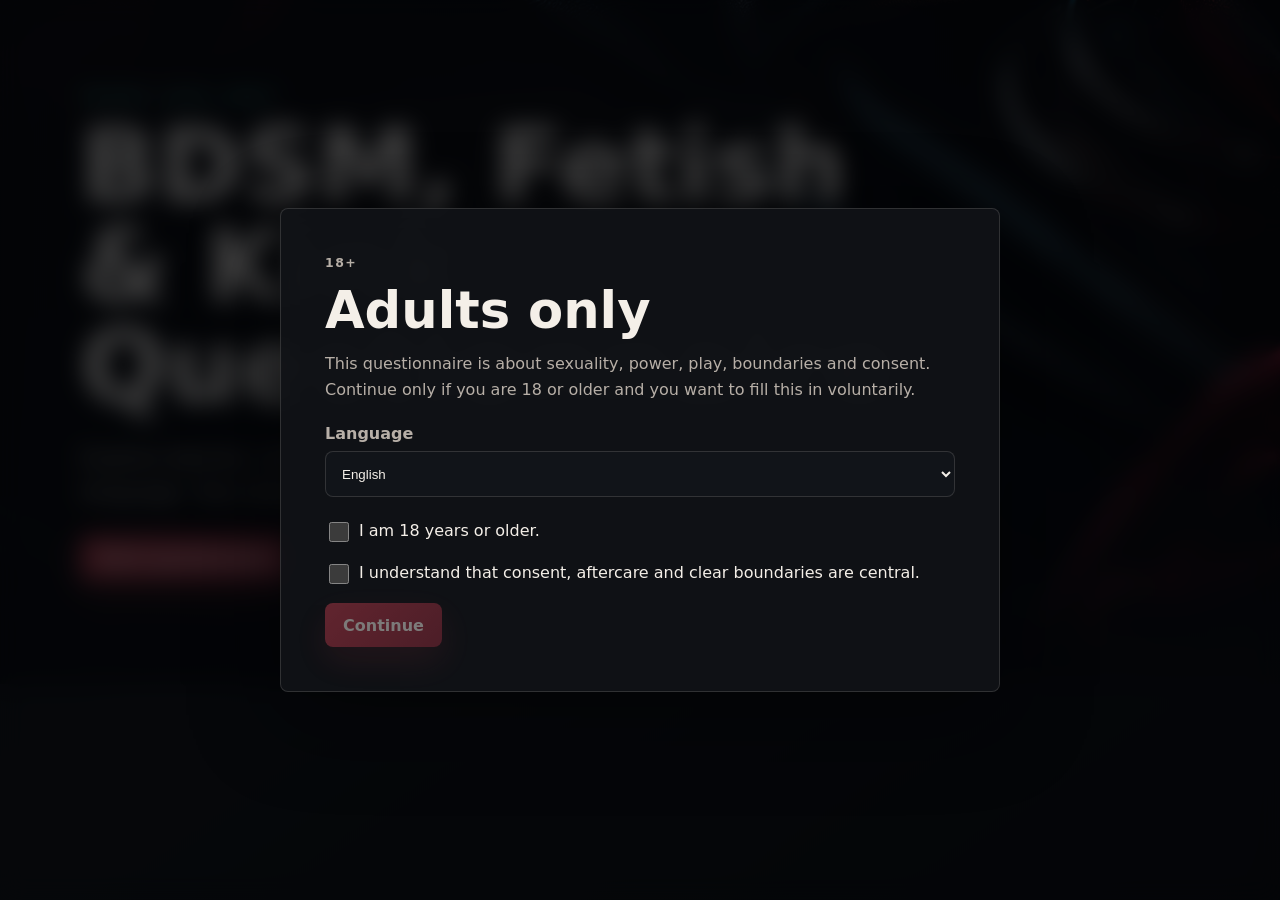
<file: index.html>
<!doctype html>
<html lang="en">
  <head>
    <meta charset="utf-8">
    <meta name="viewport" content="width=device-width, initial-scale=1">
    <meta name="description" content="Een privacyvriendelijke BDSM, fetish en kink vragenlijst voor volwassenen.">
    <title>Intieme Grenzen | BDSM, Fetish & Kink Vragenlijst</title>
    <link rel="preload" as="image" href="assets/hero-bg.png">
    <link rel="stylesheet" href="styles.css">
  </head>
  <body>
    <main class="app-shell">
      <section class="hero" aria-labelledby="page-title">
        <div class="hero__media" aria-hidden="true"></div>
        <div class="hero__shade" aria-hidden="true"></div>
        <div class="hero__content">
          <p class="kicker">Privé, lokaal, volwassen</p>
          <h1 id="page-title">BDSM, Fetish & Kink Vragenlijst</h1>
          <p class="intro">
            Verken verlangens, nieuwsgierigheid en grenzen met duidelijke taal. Je antwoorden blijven in deze browser.
          </p>
          <div class="hero__actions">
            <button class="primary-btn" id="startButton" type="button">Start vragenlijst</button>
            <button class="ghost-btn" id="resetButton" type="button">Wis antwoorden</button>
          </div>
        </div>
      </section>

      <section class="age-gate" id="ageGate" aria-labelledby="age-title" role="dialog" aria-modal="true">
        <div class="age-gate__panel">
          <p class="kicker" data-i18n="adultKicker">18+</p>
          <h2 id="age-title" data-i18n="adultTitle">Adults only</h2>
          <p data-i18n="adultCopy">
            This questionnaire is about sexuality, power, play, boundaries and consent. Continue only if you are 18 or
            older and you want to fill this in voluntarily.
          </p>
          <label class="language-field" for="languageSelect">
            <span data-i18n="languageLabel">Language</span>
            <select id="languageSelect">
              <option value="en">English</option>
              <option value="nl">Nederlands</option>
              <option value="fr">Français</option>
              <option value="de">Deutsch</option>
            </select>
          </label>
          <div class="category-picker" id="categoryPicker" hidden>
            <div class="category-picker__head">
              <span data-i18n="chooseCategories">Choose categories</span>
              <button class="ghost-btn category-picker__all" id="selectAllCategories" type="button" data-i18n="selectAllCategories">Select all</button>
            </div>
            <div class="category-picker__grid" id="categoryPickerGrid"></div>
          </div>
          <label class="checkline">
            <input type="checkbox" id="adultCheck">
            <span data-i18n="adultCheck">I am 18 years or older.</span>
          </label>
          <label class="checkline">
            <input type="checkbox" id="consentCheck">
            <span data-i18n="consentCheck">I understand that consent, aftercare and clear boundaries are central.</span>
          </label>
          <button class="primary-btn" id="enterButton" type="button" disabled data-i18n="continueButton">Continue</button>
        </div>
      </section>

      <section class="workspace" id="questionnaire" aria-labelledby="questionnaire-title" hidden>
        <aside class="sidebar" aria-label="Categorieën">
          <div class="progress-card">
            <p class="kicker">Voortgang</p>
            <strong id="progressLabel">0 van 0</strong>
            <div class="progress-track" aria-hidden="true">
              <span id="progressBar"></span>
            </div>
            <div class="live-summary" id="liveSummary" hidden></div>
            <p class="save-status" id="saveStatus">Automatisch lokaal opgeslagen</p>
            <button class="ghost-btn progress-card__save" id="saveProgressButton" type="button">Opslaan</button>
            <button class="ghost-btn progress-card__link" type="button" data-copy-setup-link>Invite</button>
          </div>
          <nav class="category-list" id="categoryList"></nav>
        </aside>

        <section class="question-panel">
          <div class="panel-head">
            <div>
              <p class="kicker" id="categoryKicker">Categorie</p>
              <div class="question-title-row">
                <h2 id="questionnaire-title">Vraag</h2>
                <button
                  class="info-button"
                  id="questionInfoButton"
                  type="button"
                  aria-controls="questionExample"
                  aria-expanded="false"
                  aria-label="Voorbeeld tonen"
                  title="Voorbeeld tonen"
                >i</button>
              </div>
              <p class="question-example" id="questionExample" hidden></p>
            </div>
            <span class="counter" id="questionCounter">1 / 1</span>
          </div>

          <fieldset class="answer-grid" id="answerGrid" aria-describedby="answerHelp"></fieldset>
          <p class="answer-help" id="answerHelp">Kies wat nu eerlijk voelt. Je kunt alles later aanpassen.</p>

          <label class="notes">
            <span>Notitie voor jezelf of partner</span>
            <textarea id="noteInput" rows="4" placeholder="Bijvoorbeeld: context, tempo, woorden, triggers, nazorg..."></textarea>
          </label>

          <div class="panel-actions">
            <button class="ghost-btn" id="prevButton" type="button">Vorige</button>
            <button class="primary-btn" id="nextButton" type="button">Volgende</button>
          </div>
        </section>
      </section>

      <section class="results" id="results" aria-labelledby="results-title" hidden>
        <div class="results__head">
          <div>
            <p class="kicker">Samenvatting</p>
            <h2 id="results-title">Jouw kaart</h2>
          </div>
          <div class="results__actions">
            <button class="ghost-btn" id="backToQuestions" type="button">Terug</button>
            <button class="ghost-btn" id="copyResults" type="button">Kopieer</button>
            <button class="ghost-btn" type="button" data-copy-setup-link>Invite</button>
            <button class="ghost-btn" id="copyShareLink" type="button">Partnerlink</button>
            <button class="primary-btn" id="printResults" type="button">Print</button>
          </div>
        </div>
        <p class="share-note" id="shareNote">
          De partnerlink bewaart antwoorden in de link zelf. Deel hem alleen met iemand die deze resultaten mag lezen.
        </p>
        <div class="summary-strip" id="summaryStrip"></div>
        <div class="results-grid" id="resultsGrid"></div>
      </section>

      <section class="invite-modal" id="inviteModal" aria-labelledby="inviteTitle" role="dialog" aria-modal="true" hidden>
        <div class="invite-modal__panel">
          <div class="invite-modal__head">
            <div>
              <p class="kicker" data-i18n="inviteKicker">Invite</p>
              <h2 id="inviteTitle" data-i18n="inviteTitle">Invite settings</h2>
            </div>
            <button class="ghost-btn invite-modal__close" id="closeInviteModal" type="button" data-i18n="inviteClose">Close</button>
          </div>
          <p class="invite-modal__intro" id="inviteIntro">This invite contains the selected categories and basic/extended settings, not your answers.</p>
          <div class="invite-modal__settings">
            <strong id="inviteSettingsLabel">Selected settings</strong>
            <ul id="inviteSettingsList"></ul>
          </div>
          <label class="invite-link-field">
            <span id="inviteLinkLabel">Invite link</span>
            <input id="inviteLinkInput" type="text" readonly>
          </label>
          <div class="invite-modal__actions">
            <button class="ghost-btn" id="shareInviteLink" type="button">Share</button>
            <button class="primary-btn" id="copyInviteLink" type="button">Copy invite link</button>
          </div>
        </div>
      </section>
    </main>

    <template id="categoryButtonTemplate">
      <button class="category-button" type="button">
        <span class="category-button__name"></span>
        <span class="category-button__count"></span>
      </button>
    </template>

    <script src="script.js"></script>
  </body>
</html>
</file>
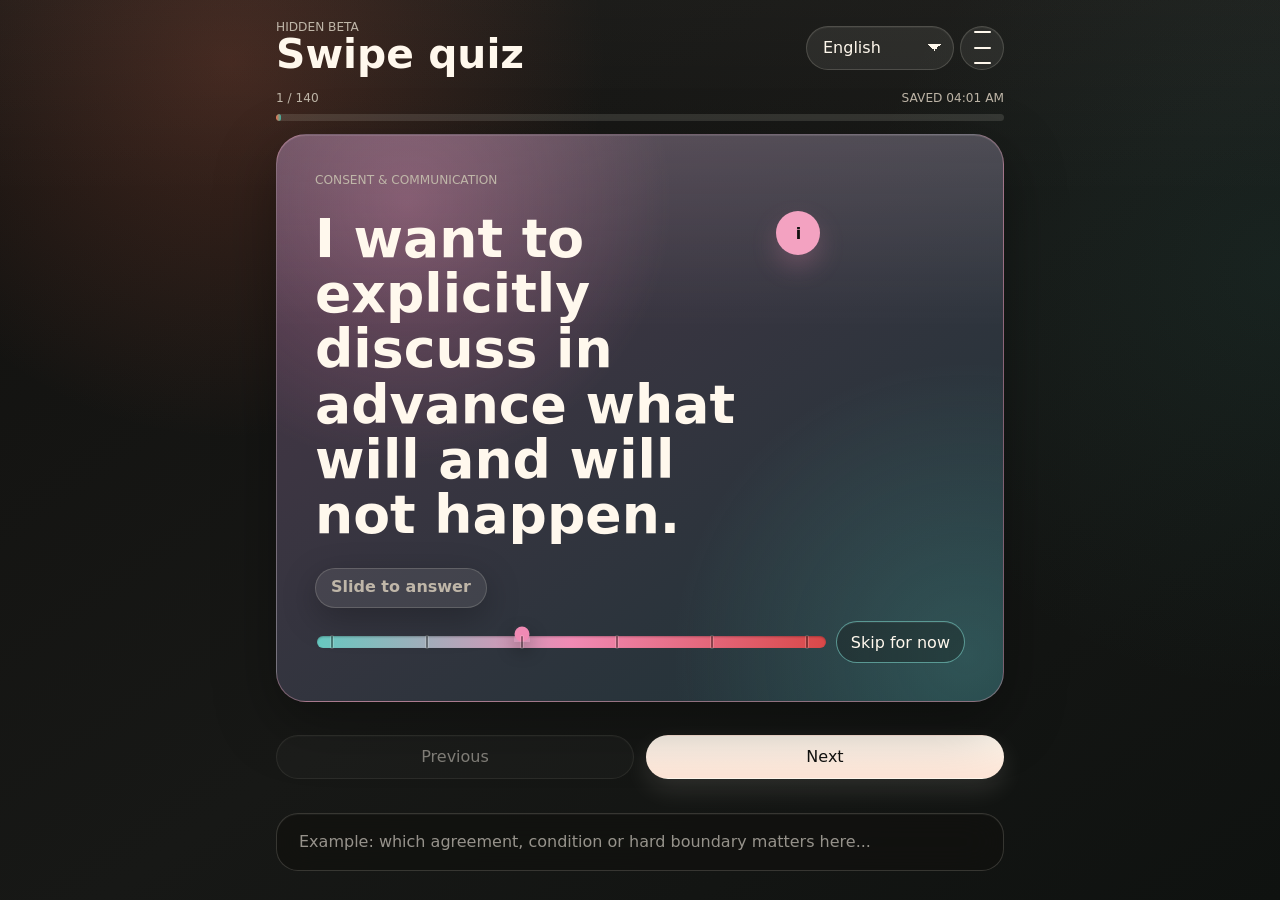
<file: betaswipe/index.html>
<!doctype html>
<html lang="nl">
  <head>
    <meta charset="utf-8" />
    <meta name="viewport" content="width=device-width, initial-scale=1" />
    <meta name="robots" content="noindex, nofollow" />
    <title>Beta Swipe Quiz</title>
    <link rel="stylesheet" href="styles.css" />
  </head>
  <body>
    <main class="app-shell">
      <header class="topbar">
        <div>
          <p class="eyebrow">Verborgen beta</p>
          <h1>Swipe quiz</h1>
        </div>
        <div class="top-actions">
          <select id="languageSelect" aria-label="Taal"></select>
          <button class="icon-button" id="settingsButton" type="button" aria-label="Categorieen">
            <span></span>
            <span></span>
            <span></span>
          </button>
        </div>
      </header>

      <section class="progress-wrap" aria-label="Voortgang">
        <div class="progress-meta">
          <span id="progressText">0 / 0</span>
          <span id="saveText">Opgeslagen op dit toestel</span>
        </div>
        <div class="progress-track">
          <div id="progressBar" class="progress-bar"></div>
        </div>
      </section>

      <section id="settingsPanel" class="settings-panel" hidden>
        <div class="panel-title-row">
          <h2 id="settingsTitle">Categorieen</h2>
          <button id="resetButton" type="button">Reset beta</button>
        </div>
        <div id="categoryModes" class="category-modes"></div>
      </section>

      <section id="cardStage" class="card-stage" aria-live="polite">
        <article id="questionCard" class="question-card">
          <p id="categoryLabel" class="category-label"></p>
          <div class="question-row">
            <h2 id="questionText"></h2>
            <button id="infoButton" class="info-button" type="button" aria-expanded="false" aria-label="Voorbeeld">i</button>
          </div>
          <p id="exampleText" class="example-text" hidden></p>

          <div class="answer-area">
            <p id="answerLabel" class="answer-label">Schuif om te antwoorden</p>
            <div class="slider-row">
              <div class="slider-shell">
                <input id="answerSlider" class="answer-slider" type="range" min="0" max="5" step="1" value="2" />
                <div id="answerTicks" class="answer-ticks" aria-hidden="true"></div>
              </div>
              <button id="skipButton" class="skip-button" type="button">Skip voor nu</button>
            </div>
          </div>
        </article>
      </section>

      <section id="resultsView" class="results-view" hidden>
        <div class="results-head">
          <p class="eyebrow" id="resultsKicker">Resultaten</p>
          <h2 id="resultsTitle">Jouw antwoorden</h2>
          <p id="resultsIntro">Vergelijk per categorie wat ingevuld is.</p>
          <button id="backToQuizButton" type="button">Terug naar quiz</button>
        </div>
        <div id="resultsList" class="results-list"></div>
      </section>

      <nav id="navRow" class="nav-row" aria-label="Vraag navigatie">
        <button id="previousButton" type="button">Vorige</button>
        <button id="nextButton" type="button">Volgende</button>
      </nav>

      <form class="story-comment" id="commentForm">
        <textarea id="noteInput" rows="1" autocomplete="off"></textarea>
      </form>
    </main>

    <script type="module" src="app.js"></script>
  </body>
</html>
</file>
<file: styles.css>
:root {
  color-scheme: dark;
  --bg: #090a0c;
  --panel: rgba(18, 20, 24, 0.88);
  --panel-strong: #15181d;
  --ink: #f4efe8;
  --muted: #b7afa7;
  --soft: #817a74;
  --line: rgba(244, 239, 232, 0.14);
  --accent: #bd3d4d;
  --accent-strong: #e65362;
  --teal: #4bb3a7;
  --gold: #d5a66a;
  --danger: #ff796f;
  --radius: 8px;
  --shadow: 0 24px 90px rgba(0, 0, 0, 0.42);
  font-family: Inter, ui-sans-serif, system-ui, -apple-system, BlinkMacSystemFont, "Segoe UI", sans-serif;
}

* {
  box-sizing: border-box;
}

[hidden] {
  display: none !important;
}

html {
  background: var(--bg);
}

body {
  min-height: 100vh;
  margin: 0;
  background:
    radial-gradient(circle at top right, rgba(75, 179, 167, 0.14), transparent 34rem),
    linear-gradient(145deg, #060708 0%, #111216 45%, #08090b 100%);
  color: var(--ink);
}

body.is-shared-view {
  background:
    radial-gradient(circle at top right, rgba(75, 179, 167, 0.11), transparent 24rem),
    linear-gradient(145deg, #060708 0%, #111216 54%, #08090b 100%);
}

button,
textarea,
input {
  font: inherit;
}

button {
  min-height: 44px;
  border: 0;
  border-radius: var(--radius);
  cursor: pointer;
}

button:focus-visible,
textarea:focus-visible,
input:focus-visible {
  outline: 3px solid rgba(75, 179, 167, 0.52);
  outline-offset: 3px;
}

button:disabled {
  cursor: not-allowed;
  opacity: 0.48;
}

.sr-only {
  position: absolute;
  width: 1px;
  height: 1px;
  padding: 0;
  margin: -1px;
  overflow: hidden;
  clip: rect(0, 0, 0, 0);
  white-space: nowrap;
  border: 0;
}

.app-shell {
  min-height: 100vh;
}

.hero {
  position: relative;
  min-height: min(76vh, 760px);
  display: grid;
  align-items: end;
  overflow: hidden;
}

.hero__media,
.hero__shade {
  position: absolute;
  inset: 0;
}

.hero__media {
  background-image: url("assets/hero-bg.png");
  background-size: cover;
  background-position: center;
  filter: saturate(0.92) contrast(1.06);
  transform: scale(1.02);
}

.hero__shade {
  background:
    linear-gradient(90deg, rgba(5, 6, 8, 0.94), rgba(5, 6, 8, 0.66) 48%, rgba(5, 6, 8, 0.2)),
    linear-gradient(0deg, var(--bg) 0%, transparent 38%);
}

.hero__content {
  position: relative;
  width: min(1120px, calc(100% - 32px));
  margin: 0 auto;
  padding: 88px 0 104px;
}

.kicker {
  margin: 0 0 12px;
  color: var(--teal);
  font-size: 0.78rem;
  font-weight: 800;
  letter-spacing: 0.12em;
  text-transform: uppercase;
}

h1,
h2 {
  margin: 0;
  letter-spacing: 0;
  line-height: 0.98;
}

h1 {
  max-width: 780px;
  font-size: clamp(3rem, 8vw, 7.5rem);
}

h2 {
  font-size: clamp(1.8rem, 4vw, 3.5rem);
}

.intro {
  max-width: 650px;
  margin: 24px 0 0;
  color: var(--muted);
  font-size: clamp(1.05rem, 2vw, 1.35rem);
  line-height: 1.55;
}

.hero__actions,
.panel-actions,
.results__actions {
  display: flex;
  flex-wrap: wrap;
  gap: 12px;
  margin-top: 28px;
}

.primary-btn,
.ghost-btn {
  padding: 0 18px;
  color: var(--ink);
  font-weight: 800;
}

.primary-btn {
  background: linear-gradient(135deg, var(--accent), #8f2c3c);
  box-shadow: 0 14px 34px rgba(189, 61, 77, 0.24);
}

.ghost-btn {
  background: rgba(244, 239, 232, 0.08);
  border: 1px solid var(--line);
}

.age-gate {
  position: fixed;
  inset: 0;
  z-index: 20;
  display: grid;
  place-items: center;
  padding: 18px;
  background: rgba(4, 5, 7, 0.74);
  backdrop-filter: blur(12px);
}

.age-gate__panel,
.question-panel,
.progress-card,
.results {
  border: 1px solid var(--line);
  background: var(--panel);
  box-shadow: var(--shadow);
  backdrop-filter: blur(18px);
}

.age-gate__panel {
  width: min(720px, 100%);
  max-height: calc(100vh - 36px);
  overflow: auto;
  padding: clamp(22px, 5vw, 44px);
  border-radius: var(--radius);
}

.age-gate__panel p {
  color: var(--muted);
  line-height: 1.6;
}

.checkline {
  display: grid;
  grid-template-columns: 22px 1fr;
  gap: 12px;
  align-items: start;
  margin: 16px 0;
  color: var(--ink);
  line-height: 1.45;
}

.checkline input {
  width: 20px;
  height: 20px;
  accent-color: var(--accent-strong);
}

.language-field {
  display: grid;
  gap: 8px;
  margin: 22px 0;
  color: var(--muted);
  font-weight: 800;
}

.language-field select {
  width: 100%;
  min-height: 46px;
  padding: 0 12px;
  border: 1px solid var(--line);
  border-radius: var(--radius);
  background: #111419;
  color: var(--ink);
}

.category-picker {
  display: grid;
  gap: 12px;
  margin: 22px 0;
}

.category-picker__head {
  display: flex;
  gap: 12px;
  align-items: center;
  justify-content: space-between;
  color: var(--muted);
  font-weight: 850;
}

.category-picker__all {
  min-height: 38px;
  padding: 0 12px;
  font-size: 0.82rem;
}

.category-picker__grid {
  display: grid;
  grid-template-columns: repeat(2, minmax(0, 1fr));
  gap: 8px;
}

.category-choice {
  display: grid;
  grid-template-columns: 18px 1fr;
  gap: 9px;
  align-items: center;
  min-height: 44px;
  padding: 9px 10px;
  border: 1px solid var(--line);
  border-radius: var(--radius);
  background: rgba(244, 239, 232, 0.055);
  color: var(--muted);
  font-size: 0.88rem;
  font-weight: 760;
}

.category-choice input {
  width: 17px;
  height: 17px;
  accent-color: var(--teal);
}

.workspace {
  width: min(1200px, calc(100% - 32px));
  margin: -36px auto 72px;
  display: grid;
  grid-template-columns: minmax(230px, 300px) 1fr;
  gap: 18px;
}

.sidebar {
  align-self: start;
  position: sticky;
  top: 16px;
}

.progress-card {
  padding: 20px;
  border-radius: var(--radius);
}

.progress-card strong {
  display: block;
  font-size: 1.35rem;
}

.save-status {
  margin: 14px 0 0;
  color: var(--soft);
  font-size: 0.82rem;
  line-height: 1.35;
}

.save-status.is-offline {
  color: var(--gold);
}

.save-status.is-error {
  color: var(--danger);
}

.progress-card__save,
.progress-card__link {
  width: 100%;
  margin-top: 14px;
}

.progress-card__save + .progress-card__link {
  margin-top: 8px;
}

.progress-track {
  height: 8px;
  margin-top: 16px;
  overflow: hidden;
  border-radius: 999px;
  background: rgba(244, 239, 232, 0.1);
}

.progress-track span {
  display: block;
  width: 0;
  height: 100%;
  background: linear-gradient(90deg, var(--teal), var(--accent-strong), var(--gold));
  transition: width 180ms ease;
}

.live-summary {
  display: flex;
  flex-wrap: wrap;
  gap: 7px;
  margin-top: 14px;
}

.live-chip {
  display: inline-flex;
  gap: 6px;
  align-items: center;
  min-height: 30px;
  padding: 0 9px;
  border: 1px solid var(--line);
  border-radius: 999px;
  background: rgba(244, 239, 232, 0.06);
  color: var(--muted);
  font-size: 0.78rem;
  font-weight: 800;
}

.live-chip strong {
  display: inline;
  color: var(--ink);
  font-size: inherit;
}

.category-list {
  display: grid;
  gap: 8px;
  margin-top: 12px;
}

.category-row {
  display: grid;
  grid-template-columns: minmax(0, 1fr) auto;
  gap: 8px;
  align-items: stretch;
}

.category-button {
  display: grid;
  grid-template-columns: 1fr auto;
  gap: 10px;
  align-items: center;
  padding: 13px 14px;
  background: rgba(244, 239, 232, 0.06);
  border: 1px solid transparent;
  color: var(--muted);
  text-align: left;
}

.category-expand {
  min-width: 92px;
  padding: 0 10px;
  border: 1px solid var(--line);
  background: rgba(244, 239, 232, 0.06);
  color: var(--muted);
  font-size: 0.8rem;
  font-weight: 850;
}

.category-row.is-disabled .category-button {
  opacity: 0.48;
}

.category-row.is-disabled .category-button__count {
  color: var(--danger);
}

.category-expand[aria-pressed="true"] {
  border-color: rgba(75, 179, 167, 0.62);
  background: rgba(75, 179, 167, 0.13);
  color: var(--ink);
}

.category-expand[data-mode="disabled"] {
  border-color: rgba(255, 121, 111, 0.5);
  background: rgba(255, 121, 111, 0.1);
  color: var(--danger);
}

.category-button.is-active {
  border-color: rgba(75, 179, 167, 0.62);
  background: rgba(75, 179, 167, 0.13);
  color: var(--ink);
}

.category-button__count {
  color: var(--soft);
  font-size: 0.83rem;
}

.question-panel {
  min-height: 560px;
  padding: clamp(22px, 4vw, 42px);
  border-radius: var(--radius);
}

.panel-head {
  display: flex;
  gap: 18px;
  align-items: start;
  justify-content: space-between;
}

.question-title-row {
  display: grid;
  grid-template-columns: minmax(0, 1fr) 34px;
  gap: 10px;
  align-items: start;
}

.info-button {
  width: 34px;
  min-width: 34px;
  height: 34px;
  min-height: 34px;
  margin-top: 5px;
  padding: 0;
  border: 1px solid var(--line);
  border-radius: 50%;
  background: rgba(75, 179, 167, 0.12);
  color: var(--teal);
  font-size: 1rem;
  font-weight: 900;
  line-height: 1;
}

.info-button[aria-expanded="true"] {
  border-color: rgba(75, 179, 167, 0.62);
  background: rgba(75, 179, 167, 0.2);
  color: var(--ink);
}

.question-example {
  max-width: 760px;
  margin: 14px 0 0;
  padding: 12px 14px;
  border-left: 3px solid var(--teal);
  border-radius: var(--radius);
  background: rgba(75, 179, 167, 0.09);
  color: var(--muted);
  line-height: 1.55;
}

.counter {
  min-width: 72px;
  padding: 7px 10px;
  border-radius: var(--radius);
  background: rgba(244, 239, 232, 0.08);
  color: var(--muted);
  text-align: center;
  font-weight: 800;
}

.answer-grid {
  display: grid;
  grid-template-columns: repeat(auto-fit, minmax(120px, 1fr));
  gap: 10px;
  margin: 34px 0 0;
  padding: 0;
  border: 0;
}

.answer-option {
  position: relative;
}

.answer-option input {
  position: absolute;
  inset: 0;
  opacity: 0;
}

.answer-option span {
  display: grid;
  min-height: 86px;
  place-items: center;
  padding: 12px;
  border: 1px solid var(--line);
  border-radius: var(--radius);
  background: rgba(244, 239, 232, 0.055);
  color: var(--muted);
  font-weight: 850;
  text-align: center;
}

.answer-option input:checked + span {
  border-color: var(--accent-strong);
  background: rgba(189, 61, 77, 0.18);
  color: var(--ink);
}

.answer-help {
  color: var(--soft);
  margin: 14px 0 0;
}

.notes {
  display: block;
  margin-top: 30px;
  color: var(--muted);
  font-weight: 800;
}

.notes textarea {
  width: 100%;
  min-height: 118px;
  margin-top: 10px;
  padding: 14px;
  resize: vertical;
  border: 1px solid var(--line);
  border-radius: var(--radius);
  background: rgba(6, 7, 8, 0.58);
  color: var(--ink);
  line-height: 1.5;
}

.panel-actions {
  justify-content: space-between;
}

.results {
  width: min(1200px, calc(100% - 32px));
  margin: -36px auto 72px;
  padding: clamp(22px, 4vw, 42px);
  border-radius: var(--radius);
}

.results__head {
  display: flex;
  gap: 20px;
  justify-content: space-between;
  align-items: start;
}

.results__actions {
  margin-top: 0;
}

.summary-strip,
.results-grid {
  display: grid;
  gap: 12px;
}

.share-note {
  max-width: 720px;
  margin: 22px 0 0;
  color: var(--muted);
  line-height: 1.55;
}

.summary-strip {
  grid-template-columns: repeat(5, minmax(0, 1fr));
  margin: 28px 0;
}

.summary-pill,
.result-card {
  border: 1px solid var(--line);
  border-radius: var(--radius);
  background: rgba(244, 239, 232, 0.055);
}

.summary-pill {
  padding: 16px;
}

.summary-pill strong {
  display: block;
  font-size: 1.8rem;
}

.summary-pill span,
.result-meta {
  color: var(--muted);
}

.result-note {
  margin-top: 4px;
  padding: 9px 10px;
  border-left: 3px solid var(--teal);
  border-radius: var(--radius);
  background: rgba(75, 179, 167, 0.08);
  color: var(--muted);
  line-height: 1.45;
}

.result-note strong {
  display: block;
  margin-bottom: 3px;
  color: var(--teal);
  font-size: 0.72rem;
  letter-spacing: 0.1em;
  text-transform: uppercase;
}

.results-grid {
  grid-template-columns: repeat(2, minmax(0, 1fr));
}

.result-card {
  padding: 18px;
}

.result-card h3 {
  margin: 0 0 12px;
  font-size: 1.08rem;
}

.result-list {
  display: grid;
  gap: 10px;
  margin: 0;
  padding: 0;
  list-style: none;
}

.result-list li {
  display: grid;
  gap: 4px;
  padding: 10px 0;
  border-top: 1px solid var(--line);
}

.result-answer {
  color: var(--gold);
  font-weight: 850;
}

.invite-modal {
  position: fixed;
  inset: 0;
  z-index: 30;
  display: grid;
  place-items: center;
  padding: 18px;
  background: rgba(4, 5, 7, 0.76);
  backdrop-filter: blur(12px);
}

.invite-modal__panel {
  width: min(680px, 100%);
  max-height: calc(100vh - 36px);
  overflow: auto;
  padding: clamp(18px, 4vw, 32px);
  border: 1px solid var(--line);
  border-radius: var(--radius);
  background: var(--panel);
  box-shadow: var(--shadow);
}

.invite-modal__head {
  display: flex;
  gap: 16px;
  align-items: start;
  justify-content: space-between;
}

.invite-modal__close {
  min-height: 38px;
}

.invite-modal__intro {
  margin: 18px 0 0;
  color: var(--muted);
  line-height: 1.55;
}

.invite-modal__settings {
  margin-top: 18px;
  padding: 14px;
  border: 1px solid var(--line);
  border-radius: var(--radius);
  background: rgba(244, 239, 232, 0.055);
}

.invite-modal__settings strong,
.invite-link-field span {
  display: block;
  color: var(--ink);
  font-size: 0.88rem;
  font-weight: 850;
}

.invite-modal__settings ul {
  display: grid;
  gap: 8px;
  max-height: 220px;
  margin: 12px 0 0;
  padding: 0;
  overflow: auto;
  list-style: none;
}

.invite-modal__settings li {
  display: flex;
  gap: 10px;
  justify-content: space-between;
  color: var(--muted);
  line-height: 1.35;
}

.invite-modal__settings small {
  flex: 0 0 auto;
  color: var(--gold);
  font-weight: 850;
}

.invite-modal__settings li.is-disabled {
  opacity: 0.62;
}

.invite-modal__settings li.is-disabled small {
  color: var(--danger);
}

.invite-link-field {
  display: grid;
  gap: 8px;
  margin-top: 18px;
}

.invite-link-field input {
  width: 100%;
  min-height: 46px;
  padding: 0 12px;
  border: 1px solid var(--line);
  border-radius: var(--radius);
  background: rgba(6, 7, 8, 0.58);
  color: var(--muted);
}

.invite-modal__actions {
  display: flex;
  flex-wrap: wrap;
  gap: 12px;
  justify-content: flex-end;
  margin-top: 20px;
}

.toast {
  position: fixed;
  right: 18px;
  bottom: 18px;
  max-width: min(420px, calc(100% - 36px));
  padding: 14px 16px;
  border: 1px solid var(--line);
  border-radius: var(--radius);
  background: #14171b;
  color: var(--ink);
  box-shadow: var(--shadow);
}

.is-shared-view .hero,
.is-shared-view .age-gate,
.is-shared-view .workspace,
.is-shared-view .summary-strip,
.is-shared-view .results__actions {
  display: none !important;
}

.is-shared-view .results {
  width: min(840px, calc(100% - 24px));
  margin: 18px auto 40px;
  padding: clamp(16px, 4vw, 28px);
}

.is-shared-view .results__head {
  display: block;
}

.is-shared-view .results-grid {
  grid-template-columns: 1fr;
  margin-top: 22px;
}

.result-card--expandable {
  padding: 0;
  overflow: hidden;
}

.result-card--expandable summary {
  display: grid;
  grid-template-columns: 1fr auto 22px;
  gap: 12px;
  align-items: center;
  min-height: 54px;
  padding: 15px 16px;
  cursor: pointer;
  color: var(--ink);
  font-weight: 850;
  list-style: none;
}

.result-card--expandable summary::-webkit-details-marker {
  display: none;
}

.result-card--expandable summary::before {
  content: "+";
  width: 22px;
  height: 22px;
  display: inline-grid;
  place-items: center;
  grid-row: 1;
  grid-column: 3;
  border-radius: 50%;
  background: rgba(75, 179, 167, 0.14);
  color: var(--teal);
}

.result-card--expandable[open] summary::before {
  content: "-";
}

.result-card--expandable summary span {
  grid-column: 1;
}

.result-card--expandable summary small {
  grid-column: 2;
  grid-row: 1;
  color: var(--soft);
  font-size: 0.82rem;
}

.result-card--expandable .result-list {
  padding: 0 16px 16px;
}

@media (max-width: 860px) {
  .hero {
    min-height: 70vh;
  }

  .hero__content {
    padding-bottom: 84px;
  }

  .workspace,
  .results-grid,
  .summary-strip {
    grid-template-columns: 1fr;
  }

  .sidebar {
    position: static;
  }

  .category-list {
    grid-template-columns: repeat(2, minmax(0, 1fr));
  }

  .answer-grid {
    grid-template-columns: 1fr;
  }

  .answer-option span {
    min-height: 58px;
  }

  .results__head {
    display: block;
  }

  .results__actions {
    margin-top: 20px;
  }
}

@media (max-width: 560px) {
  .category-picker__grid {
    grid-template-columns: 1fr;
  }

  .category-list {
    grid-template-columns: 1fr;
  }

  .panel-head {
    display: block;
  }

  .counter {
    display: inline-block;
    margin-top: 16px;
  }

  .primary-btn,
  .ghost-btn {
    width: 100%;
  }
}

@media print {
  body {
    background: #fff;
    color: #111;
  }

  .hero,
  .age-gate,
  .workspace,
  .results__actions {
    display: none !important;
  }

  .results {
    display: block !important;
    width: auto;
    margin: 0;
    padding: 0;
    border: 0;
    box-shadow: none;
    background: #fff;
    color: #111;
  }
}
</file>
<file: betaswipe/styles.css>
:root {
  color-scheme: dark;
  --bg: #11110f;
  --bg-soft: #1a1916;
  --ink: #fff8ed;
  --muted: #bfb6a8;
  --line: rgba(255, 248, 237, 0.16);
  --accent: #f66f4d;
  --accent-2: #3db4a2;
  --danger: #d94848;
  --shadow: 0 20px 60px rgba(0, 0, 0, 0.34);
  --soft-shadow: 0 10px 34px rgba(0, 0, 0, 0.26);
  font-family: Inter, ui-sans-serif, system-ui, -apple-system, BlinkMacSystemFont, "Segoe UI", sans-serif;
}

* {
  box-sizing: border-box;
}

html,
body {
  min-height: 100%;
}

body {
  margin: 0;
  color: var(--ink);
  background:
    linear-gradient(180deg, rgba(255, 248, 237, 0.035), transparent 22%),
    radial-gradient(circle at 18% 7%, rgba(246, 111, 77, 0.2), transparent 28%),
    radial-gradient(circle at 100% 30%, rgba(61, 180, 162, 0.08), transparent 30%),
    linear-gradient(145deg, #12110f 0%, #171816 54%, #0f1210 100%);
}

button,
select,
textarea,
input {
  font: inherit;
}

button,
select {
  color: var(--ink);
  background: rgba(255, 248, 237, 0.075);
  border: 1px solid var(--line);
  border-radius: 999px;
}

button {
  min-height: 44px;
  padding: 0 18px;
  cursor: pointer;
}

button:disabled {
  cursor: not-allowed;
  opacity: 0.45;
}

.app-shell {
  display: grid;
  grid-template-rows: auto auto auto minmax(0, 1fr) auto auto;
  gap: 13px;
  min-height: 100svh;
  width: min(760px, 100%);
  margin: 0 auto;
  padding: max(16px, env(safe-area-inset-top)) 16px max(16px, env(safe-area-inset-bottom));
}

.topbar,
.progress-meta,
.panel-title-row,
.nav-row,
.top-actions,
.question-row {
  display: flex;
  align-items: center;
}

.topbar,
.progress-meta,
.panel-title-row,
.nav-row {
  justify-content: space-between;
  gap: 10px;
}

.topbar {
  padding: 4px 0 2px;
}

.topbar h1,
.question-card h2,
.panel-title-row h2,
.eyebrow,
.category-label,
.progress-meta,
.answer-label,
.example-text {
  margin: 0;
}

.eyebrow,
.category-label,
.progress-meta {
  color: var(--muted);
  font-size: 0.76rem;
  letter-spacing: 0;
  text-transform: uppercase;
}

.topbar h1 {
  font-size: clamp(1.7rem, 8vw, 2.55rem);
  line-height: 1.02;
  text-wrap: balance;
  white-space: nowrap;
}

.top-actions {
  flex-shrink: 0;
  display: flex;
  gap: 6px;
}

#languageSelect {
  min-height: 44px;
  max-width: 172px;
  padding: 0 38px 0 16px;
  color: var(--ink);
  background:
    linear-gradient(45deg, transparent 50%, var(--ink) 50%) calc(100% - 18px) 17px / 7px 7px no-repeat,
    linear-gradient(135deg, var(--ink) 50%, transparent 50%) calc(100% - 12px) 17px / 7px 7px no-repeat,
    rgba(255, 248, 237, 0.08);
  box-shadow: inset 0 1px 0 rgba(255, 255, 255, 0.05);
  appearance: none;
}

.icon-button,
.info-button {
  display: inline-grid;
  place-items: center;
  width: 44px;
  min-width: 44px;
  padding: 0;
}

.icon-button {
  gap: 4px;
  background: rgba(255, 248, 237, 0.07);
  box-shadow: inset 0 1px 0 rgba(255, 255, 255, 0.05);
}

.icon-button span {
  display: block;
  width: 17px;
  height: 2px;
  background: currentColor;
  border-radius: 999px;
}

.progress-wrap {
  display: grid;
  gap: 9px;
}

.progress-track {
  height: 7px;
  overflow: hidden;
  background: rgba(255, 248, 237, 0.12);
  border-radius: 999px;
}

.progress-bar {
  width: 0;
  height: 100%;
  background: linear-gradient(90deg, var(--accent), var(--accent-2));
  border-radius: inherit;
  transition: width 180ms ease;
}

.settings-panel {
  display: grid;
  gap: 14px;
  max-height: 34svh;
  overflow: auto;
  padding: 14px;
  background: rgba(26, 25, 22, 0.88);
  border: 1px solid var(--line);
  border-radius: 18px;
  box-shadow: var(--shadow);
  backdrop-filter: blur(18px);
}

.panel-title-row h2 {
  font-size: 1rem;
}

#resetButton {
  color: #ffd9d9;
  border-color: rgba(217, 72, 72, 0.35);
}

.category-modes {
  display: grid;
  gap: 8px;
}

.mode-row {
  display: grid;
  grid-template-columns: 1fr auto;
  align-items: center;
  gap: 10px;
  padding: 8px 0;
  border-bottom: 1px solid rgba(255, 248, 237, 0.08);
}

.mode-row:last-child {
  border-bottom: 0;
}

.mode-name {
  overflow-wrap: anywhere;
}

.mode-button {
  min-width: 116px;
  border-color: rgba(61, 180, 162, 0.34);
}

.mode-button[data-mode="extended"] {
  border-color: rgba(246, 111, 77, 0.5);
}

.mode-button[data-mode="disabled"] {
  color: #c9c1b6;
  border-color: rgba(255, 248, 237, 0.16);
}

.card-stage {
  display: grid;
  min-height: 0;
}

.question-card {
  --card-a: #55332f;
  --card-b: #1f3b38;
  --card-accent: #f66f4d;
  --card-accent-2: #3db4a2;
  display: grid;
  align-content: space-between;
  gap: clamp(16px, 4vw, 24px);
  min-height: min(60svh, 610px);
  padding: clamp(22px, 5.5vw, 38px);
  background:
    linear-gradient(180deg, rgba(255, 248, 237, 0.12), transparent 34%),
    radial-gradient(circle at 18% 12%, color-mix(in srgb, var(--card-accent) 32%, transparent), transparent 34%),
    radial-gradient(circle at 95% 92%, color-mix(in srgb, var(--card-accent-2) 22%, transparent), transparent 34%),
    linear-gradient(145deg, var(--card-a), var(--card-b));
  border: 1px solid color-mix(in srgb, var(--card-accent) 24%, var(--line));
  border-radius: 30px;
  box-shadow: var(--shadow), inset 0 1px 0 rgba(255, 255, 255, 0.1);
  transition: opacity 180ms ease, transform 220ms ease;
  will-change: opacity, transform;
}

.question-card.is-leaving {
  opacity: 0;
  transform: translateX(var(--slide-direction, 22px)) scale(0.985);
}

.question-card.is-entering {
  animation: card-enter 220ms ease both;
}

.question-card[data-category="0"],
.result-card[data-category="0"] {
  --card-a: #4b3647;
  --card-b: #1d3337;
  --card-accent: #f08ab4;
  --card-accent-2: #67c8c0;
}

.question-card[data-category="1"],
.result-card[data-category="1"] {
  --card-a: #45315b;
  --card-b: #202c4b;
  --card-accent: #c598ff;
  --card-accent-2: #78a6ff;
}

.question-card[data-category="2"],
.result-card[data-category="2"] {
  --card-a: #583738;
  --card-b: #342742;
  --card-accent: #ff8d7a;
  --card-accent-2: #c597ff;
}

.question-card[data-category="3"],
.result-card[data-category="3"] {
  --card-a: #5a342c;
  --card-b: #3b3020;
  --card-accent: #ff9b5f;
  --card-accent-2: #d7ba68;
}

.question-card[data-category="4"],
.result-card[data-category="4"] {
  --card-a: #3d394f;
  --card-b: #243638;
  --card-accent: #b2a2ff;
  --card-accent-2: #7dd6be;
}

.question-card[data-category="5"],
.result-card[data-category="5"] {
  --card-a: #54313f;
  --card-b: #283c31;
  --card-accent: #ff7fa0;
  --card-accent-2: #8bd486;
}

.question-card[data-category="6"],
.result-card[data-category="6"] {
  --card-a: #5a2f3c;
  --card-b: #382f50;
  --card-accent: #ff8296;
  --card-accent-2: #b995ff;
}

.question-card[data-category="7"],
.result-card[data-category="7"] {
  --card-a: #334758;
  --card-b: #402f32;
  --card-accent: #80c7ff;
  --card-accent-2: #ff9f88;
}

.question-card[data-category="8"],
.result-card[data-category="8"] {
  --card-a: #45385f;
  --card-b: #394323;
  --card-accent: #bd9bff;
  --card-accent-2: #c8d56f;
}

.question-card[data-category="9"],
.result-card[data-category="9"] {
  --card-a: #2f4551;
  --card-b: #51343b;
  --card-accent: #6ed0e8;
  --card-accent-2: #ff8fa3;
}

.question-card[data-category="10"],
.result-card[data-category="10"] {
  --card-a: #3f4630;
  --card-b: #243c4b;
  --card-accent: #b8d36b;
  --card-accent-2: #79c7f2;
}

.question-card[data-category="11"],
.result-card[data-category="11"] {
  --card-a: #33395a;
  --card-b: #50323c;
  --card-accent: #8fa7ff;
  --card-accent-2: #ff89a8;
}

.question-card[data-category="12"],
.result-card[data-category="12"] {
  --card-a: #4b3f2a;
  --card-b: #2e3e4d;
  --card-accent: #e6be67;
  --card-accent-2: #83bde8;
}

.question-card[data-category="13"],
.result-card[data-category="13"] {
  --card-a: #2f4a41;
  --card-b: #403653;
  --card-accent: #74d7b4;
  --card-accent-2: #b89cff;
}

.question-row {
  align-items: flex-start;
  gap: 14px;
}

.question-card h2 {
  flex: 1;
  max-width: 12ch;
  font-size: clamp(1.9rem, 8.2vw, 3.35rem);
  line-height: 1.03;
  font-weight: 820;
  letter-spacing: 0;
  text-wrap: balance;
}

.info-button {
  color: var(--bg);
  background: color-mix(in srgb, var(--card-accent) 78%, var(--ink));
  border: 0;
  box-shadow: 0 12px 26px color-mix(in srgb, var(--card-accent) 24%, transparent);
  font-weight: 800;
}

.example-text {
  color: var(--ink);
  background: rgba(17, 17, 15, 0.38);
  border-left: 3px solid var(--card-accent-2);
  border-radius: 10px;
  padding: 12px 14px;
  line-height: 1.45;
}

.answer-area {
  display: grid;
  gap: 13px;
  padding-top: 2px;
}

.slider-row {
  display: grid;
  grid-template-columns: minmax(0, 1fr) minmax(104px, auto);
  align-items: center;
  gap: 12px;
}

.answer-label {
  justify-self: start;
  min-height: 40px;
  padding: 8px 15px;
  color: var(--bg);
  background: color-mix(in srgb, var(--ink) 94%, var(--card-accent));
  border-radius: 999px;
  font-weight: 820;
  box-shadow: var(--soft-shadow);
}

.answer-label.is-empty {
  color: var(--muted);
  background: rgba(255, 248, 237, 0.08);
  border: 1px solid var(--line);
}

.answer-slider {
  width: 100%;
  height: 34px;
  accent-color: var(--card-accent);
}

.slider-shell {
  position: relative;
  display: grid;
  align-items: center;
  min-width: 0;
}

.skip-button {
  min-width: 104px;
  min-height: 42px;
  padding: 0 14px;
  color: var(--ink);
  background: rgba(17, 17, 15, 0.3);
  border-color: color-mix(in srgb, var(--card-accent-2) 58%, var(--line));
  box-shadow: inset 0 1px 0 rgba(255, 255, 255, 0.06);
  white-space: nowrap;
}

.skip-button.is-skipped {
  color: var(--bg);
  background: color-mix(in srgb, var(--card-accent-2) 86%, var(--ink));
}

.answer-slider::-webkit-slider-runnable-track {
  height: 12px;
  background: linear-gradient(90deg, var(--card-accent-2), var(--card-accent), var(--danger));
  border-radius: 999px;
  box-shadow: inset 0 1px 2px rgba(0, 0, 0, 0.26);
}

.answer-slider::-webkit-slider-thumb {
  width: 32px;
  height: 32px;
  margin-top: -10px;
  border: 3px solid rgba(255, 248, 237, 0.92);
  box-shadow: 0 8px 18px rgba(0, 0, 0, 0.32);
}

.answer-ticks {
  position: absolute;
  left: 16px;
  right: 16px;
  top: 50%;
  z-index: 1;
  display: flex;
  justify-content: space-between;
  pointer-events: none;
  transform: translateY(-50%);
}

.answer-ticks span {
  width: 2px;
  height: 12px;
  background: rgba(17, 17, 15, 0.42);
  border-radius: 999px;
  box-shadow: 0 0 0 1px rgba(255, 248, 237, 0.18);
}

.nav-row {
  gap: 12px;
  padding-bottom: 1px;
}

.nav-row button {
  min-width: 120px;
  flex: 1;
  background: rgba(255, 248, 237, 0.06);
  box-shadow: inset 0 1px 0 rgba(255, 255, 255, 0.04);
}

#nextButton {
  color: var(--bg);
  background: linear-gradient(180deg, var(--ink), color-mix(in srgb, var(--ink) 86%, var(--card-accent, #f66f4d)));
  border-color: transparent;
  box-shadow: 0 10px 26px rgba(255, 248, 237, 0.12);
}

.story-comment {
  position: sticky;
  bottom: max(10px, env(safe-area-inset-bottom));
  display: grid;
  padding: 7px 10px;
  background: rgba(17, 17, 15, 0.72);
  border: 1px solid var(--line);
  border-radius: 22px;
  box-shadow: inset 0 1px 0 rgba(255, 255, 255, 0.04);
  backdrop-filter: blur(18px);
}

.results-view {
  display: grid;
  gap: 16px;
  min-height: 0;
}

.results-head {
  display: grid;
  gap: 8px;
  padding: 4px 0;
}

.results-head h2,
.results-head p {
  margin: 0;
}

.results-head h2 {
  font-size: clamp(1.5rem, 6vw, 2.2rem);
}

.results-head p:not(.eyebrow) {
  color: var(--muted);
}

.results-list {
  display: grid;
  gap: 14px;
  padding-bottom: 12px;
}

.result-card {
  --card-a: #55332f;
  --card-b: #1f3b38;
  --card-accent: #f66f4d;
  --card-accent-2: #3db4a2;
  display: grid;
  gap: 12px;
  padding: 18px;
  background:
    radial-gradient(circle at 12% 0%, color-mix(in srgb, var(--card-accent) 24%, transparent), transparent 35%),
    linear-gradient(145deg, color-mix(in srgb, var(--card-a) 82%, #11110f), color-mix(in srgb, var(--card-b) 82%, #11110f));
  border: 1px solid color-mix(in srgb, var(--card-accent) 28%, var(--line));
  border-radius: 20px;
  box-shadow: var(--soft-shadow), inset 0 1px 0 rgba(255, 255, 255, 0.08);
}

.result-card h3 {
  margin: 0;
  font-size: 1rem;
}

.result-items {
  display: grid;
  gap: 10px;
}

.result-item {
  display: grid;
  gap: 7px;
  padding: 11px 0;
  border-top: 1px solid rgba(255, 248, 237, 0.12);
}

.result-question,
.result-note {
  margin: 0;
}

.result-question {
  line-height: 1.35;
}

.result-answer {
  justify-self: start;
  padding: 6px 10px;
  color: var(--bg);
  background: color-mix(in srgb, var(--card-accent) 78%, var(--ink));
  border-radius: 999px;
  font-weight: 760;
}

.result-note {
  color: color-mix(in srgb, var(--ink) 82%, var(--card-accent-2));
  font-size: 0.92rem;
  line-height: 1.4;
}

.result-empty {
  margin: 0;
  color: var(--muted);
}

#noteInput {
  width: 100%;
  max-height: 120px;
  resize: none;
  color: var(--ink);
  background: transparent;
  border: 0;
  outline: 0;
  padding: 10px 12px;
  line-height: 1.35;
}

#noteInput::placeholder {
  color: rgba(255, 248, 237, 0.56);
}

.empty-state {
  align-content: center;
  text-align: center;
}

@media (max-width: 560px) {
  .app-shell {
    gap: 12px;
    padding: max(14px, env(safe-area-inset-top)) 12px max(12px, env(safe-area-inset-bottom));
  }

  .topbar {
    align-items: end;
  }

  .topbar h1 {
    font-size: clamp(1.95rem, 9vw, 2.35rem);
  }

  #languageSelect {
    max-width: 132px;
    padding-left: 12px;
    font-size: 0.92rem;
  }

  .icon-button,
  .info-button {
    width: 42px;
    min-width: 42px;
  }

  .question-card {
    min-height: 56svh;
    padding: 22px;
    border-radius: 24px;
  }

  .question-card h2 {
    max-width: 11ch;
    font-size: clamp(2rem, 9.2vw, 3.1rem);
  }

  .nav-row button {
    min-width: 0;
    width: auto;
    flex: 1 1 0;
  }

  .slider-row {
    grid-template-columns: minmax(0, 1fr) 104px;
    gap: 10px;
  }

  .skip-button {
    min-width: 0;
    padding: 0 10px;
    font-size: 0.88rem;
  }

  .story-comment {
    border-radius: 24px;
  }
}

[hidden] {
  display: none !important;
}

@keyframes card-enter {
  from {
    opacity: 0;
    transform: translateX(calc(var(--slide-direction, 22px) * -1)) scale(0.985);
  }

  to {
    opacity: 1;
    transform: translateX(0) scale(1);
  }
}

@media (prefers-reduced-motion: reduce) {
  .question-card {
    transition: none;
  }

  .question-card.is-entering {
    animation: none;
  }
}
</file>
